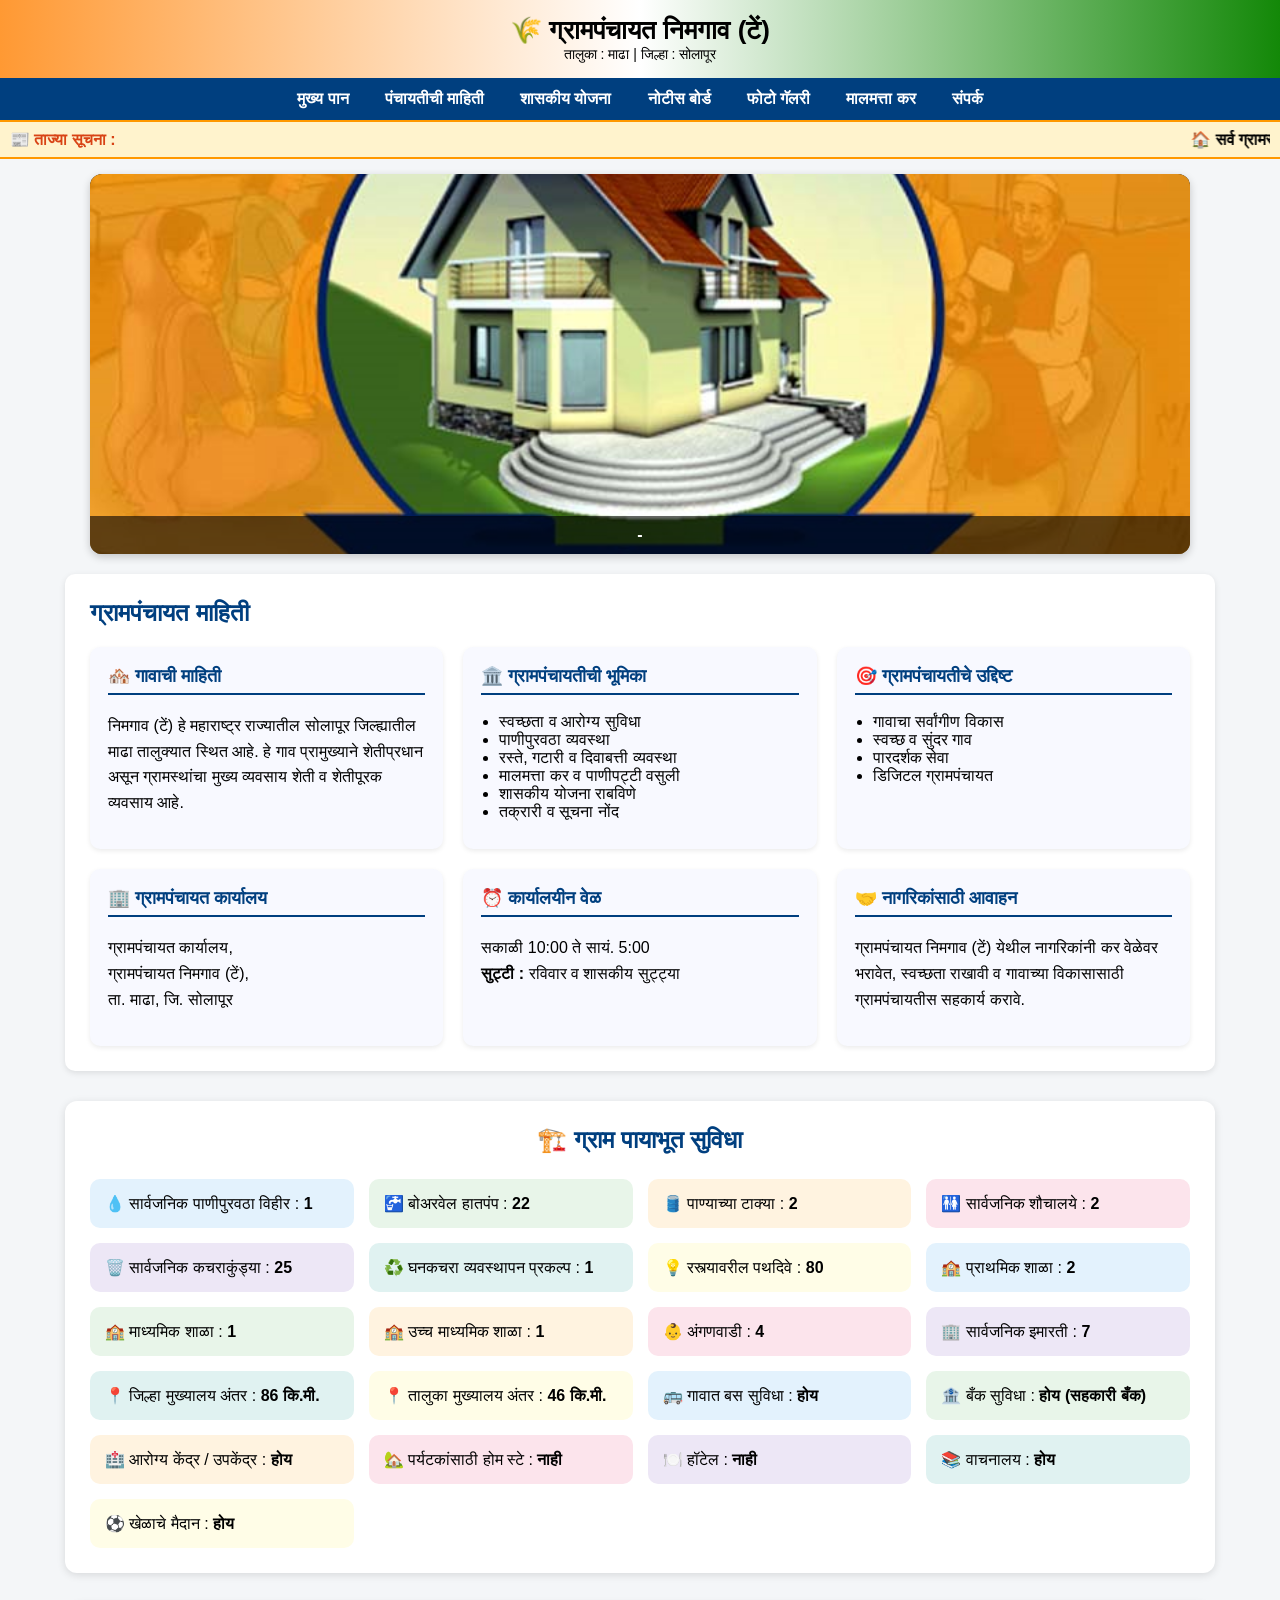
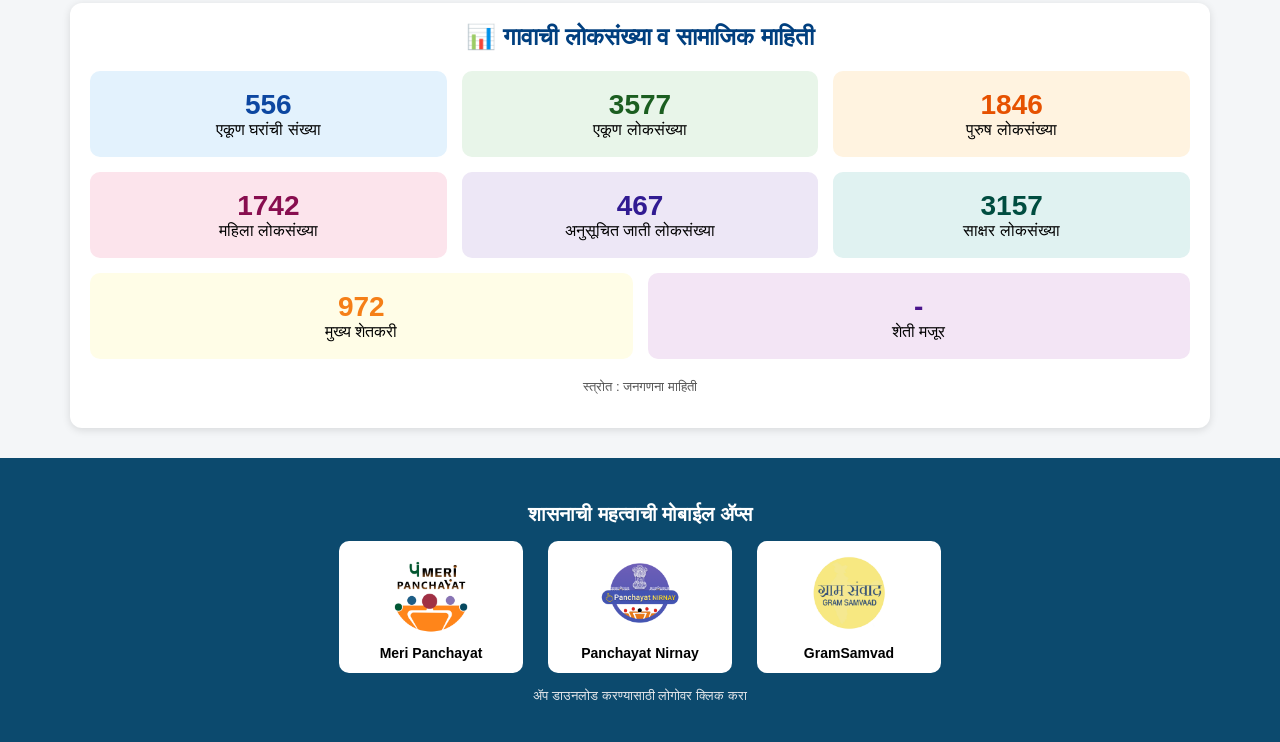
<file: index.html>
<!DOCTYPE html>
<html lang="mr">
<head>
<meta charset="UTF-8">
<meta name="viewport" content="width=device-width, initial-scale=1.0">
<!-- Header with Logo -->
<div style="
display:flex;
align-items:center;
justify-content:center;
gap:15px;
padding:15px;
background:linear-gradient(to right,#ff9933,#ffffff,#138808);
flex-wrap:wrap;
">
    <!-- Title -->
    <div style="text-align:center;">
        <div style="font-size:26px;font-weight:bold;">
            🌾 ग्रामपंचायत निमगाव (टें)
        </div>
        <div style="font-size:14px;">
            तालुका : माढा | जिल्हा : सोलापूर
        </div>
    </div>

</div>
<style>
body{
    margin:0;
    font-family: Arial, sans-serif;
    background:#f4f6f8;
}

/* Header */
.top-header{
    text-align:center;
    padding:20px;
    font-size:26px;
    font-weight:bold;
    color:#000;
    background: linear-gradient(to right,#ff9933,#ffffff,#138808);
}

/* Menu */
.menu{
    display:flex;
    justify-content:center;
    flex-wrap:wrap;
    background:#003f7f;
}
.menu a{
    color:white;
    padding:12px 18px;
    text-decoration:none;
    font-weight:bold;
}
.menu a:hover{
    background:#002a55;
}

/* Scrolling News */
.news-bar{
    display:flex;
    align-items:center;
    background:#fff3cd;
    border-top:2px solid #ff9800;
    border-bottom:2px solid #ff9800;
    padding:8px 10px;
    font-weight:bold;
}
.news-title{
    color:#d84315;
    margin-right:10px;
    white-space:nowrap;
}

/* Content */
.container{
    max-width:1100px;
    margin:20px auto;
    background:white;
    padding:25px;
    border-radius:10px;
    box-shadow:0 2px 6px rgba(0,0,0,0.1);
}

h2{
    color:#003f7f;
    margin-top:0;
}

/* 6 Section Grid */
.section-grid{
    display:grid;
    grid-template-columns: repeat(3, 1fr);
    gap:20px;
    margin-top:20px;
}

.section-box{
    background:#f8f9ff;
    padding:18px;
    border-radius:10px;
    box-shadow:0 2px 5px rgba(0,0,0,0.08);
}

.section-box h3{
    margin-top:0;
    color:#003f7f;
    font-size:18px;
    border-bottom:2px solid #003f7f;
    padding-bottom:6px;
}

.section-box ul{
    padding-left:18px;
    margin:8px 0 0 0;
}

.section-box p{
    line-height:1.6;
}

/* Responsive */
@media(max-width:900px){
    .section-grid{
        grid-template-columns: repeat(2, 1fr);
    }
}
@media(max-width:600px){
    .section-grid{
        grid-template-columns: 1fr;
    }
}
</style>
    <!-- ✅ GOOGLE ANALYTICS इथेच टाका -->
<script async src="https://www.googletagmanager.com/gtag/js?id=G-XXXXXXX"></script>
<script>
  window.dataLayer = window.dataLayer || [];
  function gtag(){dataLayer.push(arguments);}
  gtag('js', new Date());
  gtag('config', 'G-MKCTMSRM8R');
</script>
<!-- ✅ GOOGLE ANALYTICS END -->
</head>

<body>


<!-- Menu -->
<div class="menu">
    <a href="index.html">मुख्य पान</a>
    <a href="panch-info.html">पंचायतीची माहिती</a>
    <a href="documents.html">शासकीय योजना</a>
    <a href="notices.html">नोटीस बोर्ड</a>
    <a href="gallery.html">फोटो गॅलरी</a>
    <a href="tax.html">मालमत्ता कर</a>
    <a href="contact.html">संपर्क</a>
</div>

<!-- Scrolling News -->
<div class="news-bar">
    <span class="news-title">📰 ताज्या सूचना :</span>
    <marquee scrollamount="5" onmouseover="this.stop()" onmouseout="this.start()">
        🏠 सर्व ग्रामस्थांनी घरपट्टीवर व पाणीपट्टी भरून ग्रामपंचायत ला सहकार्य करावे |
        📢 सर्व ग्रामस्थांनी आयुष्यमान भारत योजना चे कार्ड काढून घ्यावे. |
        🧹 स्वच्छता मोहिमेत सहभागी व्हा
    </marquee>
</div>

<!-- 🖼️ Gallery Auto Slideshow -->
<div id="gallerySlider" style="
max-width:1100px;
margin:15px auto;
position:relative;
overflow:hidden;
border-radius:12px;
box-shadow:0 3px 8px rgba(0,0,0,0.2);
background:#000;
">

  <img id="sliderImg" src="images/p1.png" style="
  width:100%;
  height:380px;
  object-fit:cover;
  display:block;
  ">

  <div id="sliderCaption" style="
  position:absolute;
  bottom:0;
  left:0;
  right:0;
  padding:10px;
  background:rgba(0,0,0,0.6);
  color:#fff;
  font-size:16px;
  text-align:center;
  font-weight:bold;
  ">
-
  </div>

</div>

<!-- Content -->
<div class="container">

<h2>ग्रामपंचायत माहिती</h2>

<div class="section-grid">

    <div class="section-box">
        <h3>🏘️ गावाची माहिती</h3>
        <p>
           निमगाव (टें) हे महाराष्ट्र राज्यातील सोलापूर जिल्ह्यातील
            माढा तालुक्यात स्थित आहे. हे गाव प्रामुख्याने
            शेतीप्रधान असून ग्रामस्थांचा मुख्य व्यवसाय
            शेती व शेतीपूरक व्यवसाय आहे.
        </p>
    </div>

    <div class="section-box">
        <h3>🏛️ ग्रामपंचायतीची भूमिका</h3>
        <ul>
            <li>स्वच्छता व आरोग्य सुविधा</li>
            <li>पाणीपुरवठा व्यवस्था</li>
            <li>रस्ते, गटारी व दिवाबत्ती व्यवस्था</li>
            <li>मालमत्ता कर व पाणीपट्टी वसुली</li>
            <li>शासकीय योजना राबविणे</li>
            <li>तक्रारी व सूचना नोंद</li>
        </ul>
    </div>

    <div class="section-box">
        <h3>🎯 ग्रामपंचायतीचे उद्दिष्ट</h3>
        <ul>
            <li>गावाचा सर्वांगीण विकास</li>
            <li>स्वच्छ व सुंदर गाव</li>
            <li>पारदर्शक सेवा</li>
            <li>डिजिटल ग्रामपंचायत</li>
        </ul>
    </div>

    <div class="section-box">
        <h3>🏢 ग्रामपंचायत कार्यालय</h3>
        <p>
            ग्रामपंचायत कार्यालय,<br>
            ग्रामपंचायत निमगाव (टें),<br>
            ता. माढा, जि. सोलापूर
        </p>
    </div>

    <div class="section-box">
        <h3>⏰ कार्यालयीन वेळ</h3>
        <p>
            सकाळी 10:00 ते सायं. 5:00<br>
            <b>सुट्टी :</b> रविवार व शासकीय सुट्ट्या
        </p>
    </div>

    <div class="section-box">
        <h3>🤝 नागरिकांसाठी आवाहन</h3>
        <p>
            ग्रामपंचायत निमगाव (टें) येथील नागरिकांनी कर वेळेवर भरावेत,
            स्वच्छता राखावी व गावाच्या विकासासाठी
            ग्रामपंचायतीस सहकार्य करावे.
        </p>
    </div>

</div>

</div>

<!-- 🏗️ ग्राम पायाभूत सुविधा -->
<div style="
max-width:1100px;
margin:30px auto;
background:#ffffff;
padding:25px;
border-radius:12px;
box-shadow:0 2px 8px rgba(0,0,0,0.12);
">

<h2 style="
text-align:center;
color:#003f7f;
margin-top:0;
margin-bottom:25px;
">
🏗️ ग्राम पायाभूत सुविधा
</h2>

<div style="
display:grid;
grid-template-columns:repeat(auto-fit,minmax(260px,1fr));
gap:15px;
">

<div style="background:#e3f2fd;padding:15px;border-radius:10px;">💧 सार्वजनिक पाणीपुरवठा विहीर : <b>1</b></div>
<div style="background:#e8f5e9;padding:15px;border-radius:10px;">🚰 बोअरवेल हातपंप : <b>22</b></div>
<div style="background:#fff3e0;padding:15px;border-radius:10px;">🛢️ पाण्याच्या टाक्या : <b>2</b></div>
<div style="background:#fce4ec;padding:15px;border-radius:10px;">🚻 सार्वजनिक शौचालये : <b>2</b></div>
<div style="background:#ede7f6;padding:15px;border-radius:10px;">🗑️ सार्वजनिक कचराकुंड्या : <b>25</b></div>
<div style="background:#e0f2f1;padding:15px;border-radius:10px;">♻️ घनकचरा व्यवस्थापन प्रकल्प : <b>1</b></div>
<div style="background:#fffde7;padding:15px;border-radius:10px;">💡 रस्त्यावरील पथदिवे : <b>80</b></div>

<div style="background:#e3f2fd;padding:15px;border-radius:10px;">🏫 प्राथमिक शाळा : <b>2</b></div>
<div style="background:#e8f5e9;padding:15px;border-radius:10px;">🏫 माध्यमिक शाळा : <b>1</b></div>
<div style="background:#fff3e0;padding:15px;border-radius:10px;">🏫 उच्च माध्यमिक शाळा : <b>1</b></div>
<div style="background:#fce4ec;padding:15px;border-radius:10px;">👶 अंगणवाडी : <b>4</b></div>
<div style="background:#ede7f6;padding:15px;border-radius:10px;">🏢 सार्वजनिक इमारती : <b>7</b></div>

<div style="background:#e0f2f1;padding:15px;border-radius:10px;">📍 जिल्हा मुख्यालय अंतर : <b>86 कि.मी.</b></div>
<div style="background:#fffde7;padding:15px;border-radius:10px;">📍 तालुका मुख्यालय अंतर : <b>46 कि.मी.</b></div>

<div style="background:#e3f2fd;padding:15px;border-radius:10px;">🚌 गावात बस सुविधा : <b>होय</b></div>
<div style="background:#e8f5e9;padding:15px;border-radius:10px;">🏦 बँक सुविधा : <b>होय (सहकारी बँक)</b></div>
<div style="background:#fff3e0;padding:15px;border-radius:10px;">🏥 आरोग्य केंद्र / उपकेंद्र : <b>होय</b></div>

<div style="background:#fce4ec;padding:15px;border-radius:10px;">🏡 पर्यटकांसाठी होम स्टे : <b>नाही</b></div>
<div style="background:#ede7f6;padding:15px;border-radius:10px;">🍽️ हॉटेल : <b>नाही</b></div>

<div style="background:#e0f2f1;padding:15px;border-radius:10px;">📚 वाचनालय : <b>होय</b></div>
<div style="background:#fffde7;padding:15px;border-radius:10px;">⚽ खेळाचे मैदान : <b>होय</b></div>

</div>
</div>

<!-- Population Dashboard -->
<div style="
max-width:1100px;
margin:30px auto;
background:#ffffff;
padding:20px;
border-radius:12px;
box-shadow:0 2px 8px rgba(0,0,0,0.12);
">

<h2 style="
text-align:center;
color:#003f7f;
margin-top:0;
margin-bottom:20px;
">
📊 गावाची लोकसंख्या व सामाजिक माहिती
</h2>

<!-- Cards Row -->
<div style="
display:flex;
flex-wrap:wrap;
gap:15px;
justify-content:space-between;
">

<!-- Card 1 -->
<div style="flex:1 1 22%;min-width:200px;background:#e3f2fd;padding:18px;border-radius:10px;text-align:center;">
    <div style="font-size:28px;font-weight:bold;color:#0d47a1;">556</div>
    <div>एकूण घरांची संख्या</div>
</div>

<!-- Card 2 -->
<div style="flex:1 1 22%;min-width:200px;background:#e8f5e9;padding:18px;border-radius:10px;text-align:center;">
    <div style="font-size:28px;font-weight:bold;color:#1b5e20;">3577</div>
    <div>एकूण लोकसंख्या</div>
</div>

<!-- Card 3 -->
<div style="flex:1 1 22%;min-width:200px;background:#fff3e0;padding:18px;border-radius:10px;text-align:center;">
    <div style="font-size:28px;font-weight:bold;color:#e65100;">1846</div>
    <div>पुरुष लोकसंख्या</div>
</div>

<!-- Card 4 -->
<div style="flex:1 1 22%;min-width:200px;background:#fce4ec;padding:18px;border-radius:10px;text-align:center;">
    <div style="font-size:28px;font-weight:bold;color:#880e4f;">1742</div>
    <div>महिला लोकसंख्या</div>
</div>

<!-- Card 5 -->
<div style="flex:1 1 22%;min-width:200px;background:#ede7f6;padding:18px;border-radius:10px;text-align:center;">
    <div style="font-size:28px;font-weight:bold;color:#311b92;">467</div>
    <div>अनुसूचित जाती लोकसंख्या</div>
</div>

<!-- Card 6 -->
<div style="flex:1 1 22%;min-width:200px;background:#e0f2f1;padding:18px;border-radius:10px;text-align:center;">
    <div style="font-size:28px;font-weight:bold;color:#004d40;">3157</div>
    <div>साक्षर लोकसंख्या</div>
</div>

<!-- Card 7 -->
<div style="flex:1 1 22%;min-width:200px;background:#fffde7;padding:18px;border-radius:10px;text-align:center;">
    <div style="font-size:28px;font-weight:bold;color:#f57f17;">972</div>
    <div>मुख्य शेतकरी</div>
</div>

<!-- Card 8 -->
<div style="flex:1 1 22%;min-width:200px;background:#f3e5f5;padding:18px;border-radius:10px;text-align:center;">
    <div style="font-size:28px;font-weight:bold;color:#4a148c;">-</div>
    <div>शेती मजूर</div>
</div>

</div>

<p style="
text-align:center;
margin-top:20px;
font-size:13px;
color:#555;
">
स्त्रोत : जनगणना माहिती
</p>

</div>
<footer style="background:#0c4a6e; padding:25px 10px; color:#fff;">
  <div style="max-width:1100px; margin:auto; text-align:center;">

    <h3 style="margin-bottom:15px; font-size:20px;">
     शासनाची महत्वाची मोबाईल ॲप्स
    </h3>

    <div style="display:flex; justify-content:center; gap:25px; flex-wrap:wrap;">

      <!-- Meri Panchayat -->
      <a href="https://play.google.com/store/apps/details?id=com.meri_panchayat"
         target="_blank"
         style="background:#fff; color:#000; text-decoration:none;
                border-radius:10px; padding:12px; width:160px;
                display:block; transition:0.3s;">
        <img src="images/meri-panchayat.png"
             alt="Meri Panchayat App"
             style="width:80px; height:auto; margin-bottom:8px;">
        <span style="display:block; font-weight:bold; font-size:14px;">
          Meri Panchayat
        </span>
      </a>

      <!-- Panchayat Nirnay -->
      <a href="https://play.google.com/store/apps/details?id=com.gsnirnay.app"
         target="_blank"
         style="background:#fff; color:#000; text-decoration:none;
                border-radius:10px; padding:12px; width:160px;
                display:block;">
        <img src="images/panchayat-nirnay.png"
             alt="Panchayat Nirnay App"
             style="width:80px; height:auto; margin-bottom:8px;">
        <span style="display:block; font-weight:bold; font-size:14px;">
          Panchayat Nirnay
        </span>
      </a>

      <!-- GramSamvad -->
      <a href="https://play.google.com/store/apps/details?id=com.nic.gramsamvaad"
         target="_blank"
         style="background:#fff; color:#000; text-decoration:none;
                border-radius:10px; padding:12px; width:160px;
                display:block;">
        <img src="images/gramsamvad.png"
             alt="GramSamvad App"
             style="width:80px; height:auto; margin-bottom:8px;">
        <span style="display:block; font-weight:bold; font-size:14px;">
          GramSamvad
        </span>
      </a>

    </div>

    <p style="margin-top:15px; font-size:13px; color:#e5e7eb;">
      ॲप डाउनलोड करण्यासाठी लोगोवर क्लिक करा
    </p>

  </div>
</footer>
<script>
let galleryPhotos = [
 {img:"images/p1.png", cap:"-"},
 {img:"images/p2.png", cap:"-"},
 {img:"images/p3.png", cap:"-"},
 {img:"images/p4.png", cap:"-"},
 {img:"images/p5.png", cap:"-"},
 {img:"images/p6.png", cap:"-"},
 {img:"images/p7.png", cap:"-"},
 {img:"images/p8.png", cap:"-"},
 {img:"images/p9.png", cap:"-"},
 {img:"images/p10.png", cap:"-"},
 {img:"images/p11.png", cap:"-"},
 {img:"images/p12.png", cap:"-"},
 {img:"images/p13.png", cap:"-"},
 {img:"images/p14.png", cap:"-"},
 {img:"images/p15.png", cap:"-"},
 {img:"images/p16.png", cap:"-"},
 {img:"images/p17.png", cap:"-"},
 {img:"images/p18.png", cap:"-"},
 {img:"images/p19.png", cap:"-"},
 {img:"images/p20.png", cap:"-"}
];

let slideNo = 0;

function startGallerySlider(){
    let img = document.getElementById("sliderImg");
    let cap = document.getElementById("sliderCaption");

    slideNo++;
    if(slideNo >= galleryPhotos.length){ slideNo = 0; }

    img.src = galleryPhotos[slideNo].img;
    cap.innerHTML = galleryPhotos[slideNo].cap;
}

setInterval(startGallerySlider, 3000); // 3 सेकंदांनी slide बदलेल
</script>

</body>
</html>
</file>
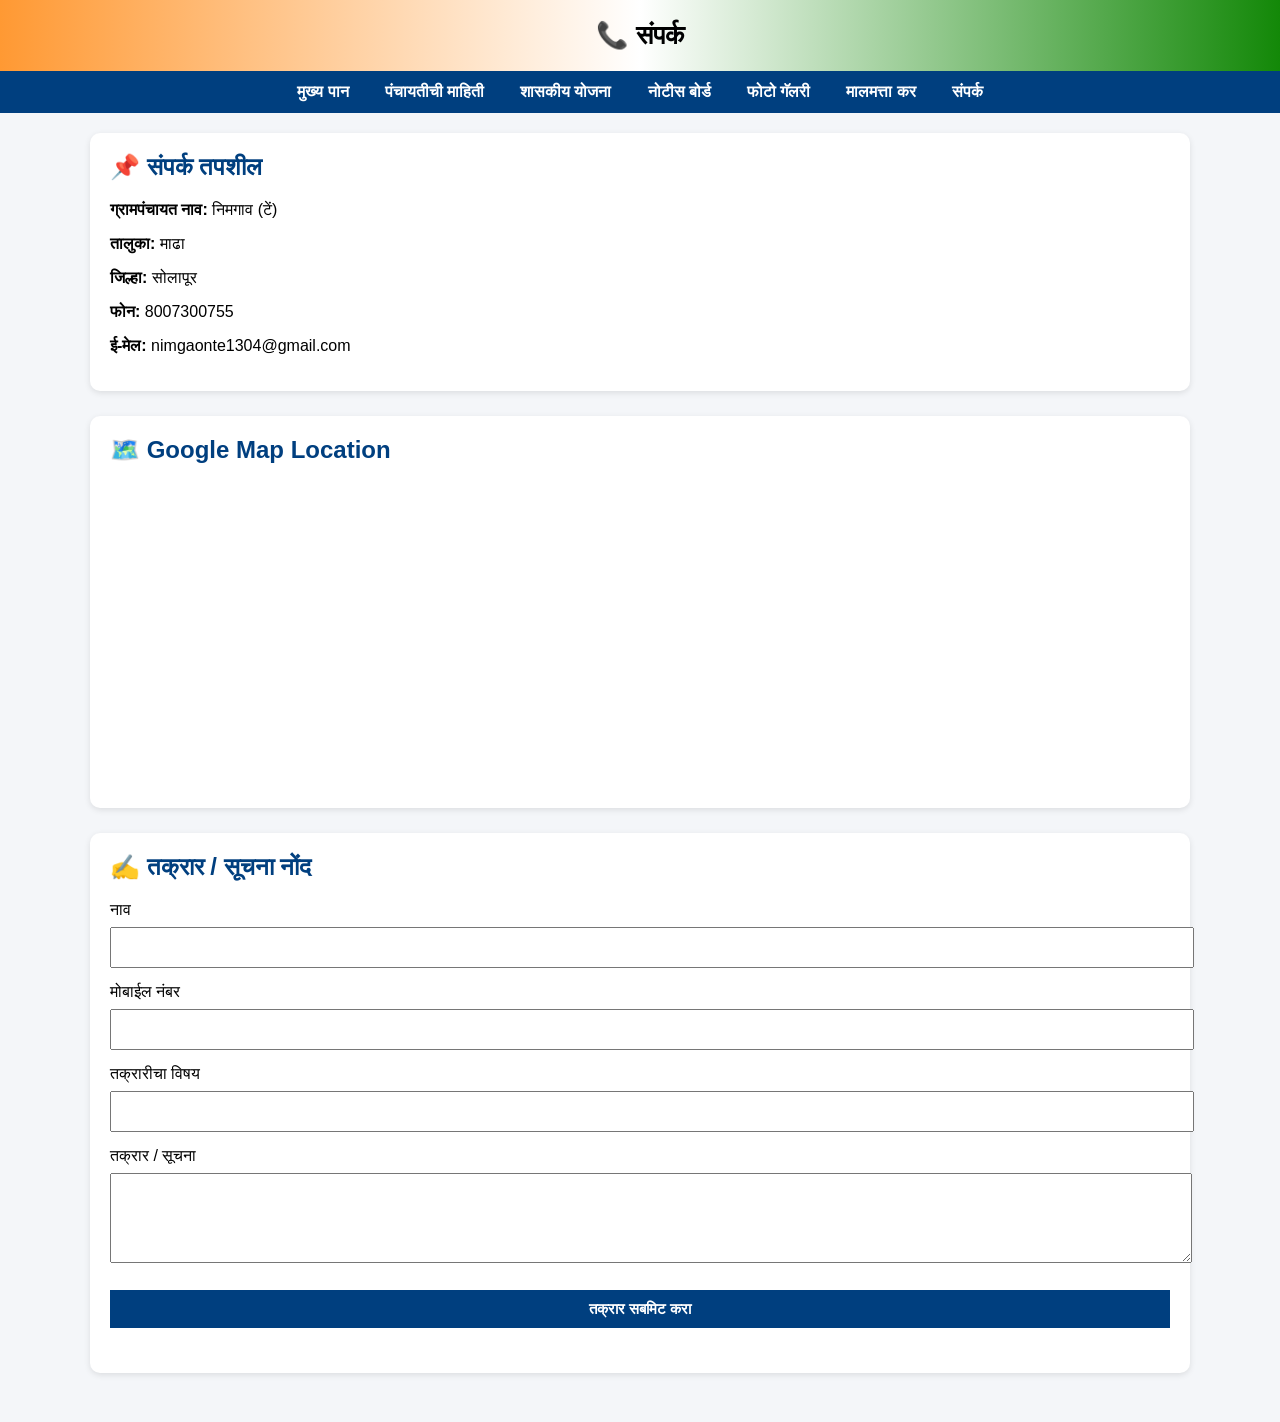
<file: contact.html>
<!DOCTYPE html>
<html lang="mr">
<head>
<meta charset="UTF-8">
<title>संपर्क | ग्रामपंचायत</title>
<meta name="viewport" content="width=device-width, initial-scale=1.0">

<style>
body{
    margin:0;
    font-family: Arial, sans-serif;
    background:#f4f6f9;
}

/* Header */
.top-header{
    text-align:center;
    padding:20px;
    font-size:26px;
    font-weight:bold;
    color:#000;
    background: linear-gradient(to right,#ff9933,#ffffff,#138808);
}
/* Menu */
.menu{
    display:flex;
    justify-content:center;
    flex-wrap:wrap;
    background:#003f7f;
}
.menu a{
    color:white;
    padding:12px 18px;
    text-decoration:none;
    font-weight:bold;
}
.menu a:hover{
    background:#002a55;
}

/* Container */
.container{
    max-width:1100px;
    margin:auto;
    padding:20px;
}

/* Section box */
.box{
    background:white;
    padding:20px;
    border-radius:10px;
    margin-bottom:25px;
    box-shadow:0 2px 6px rgba(0,0,0,0.1);
}

.box h2{
    margin-top:0;
    color:#003f7f;
}

/* Form */
input, textarea, button{
    width:100%;
    padding:10px;
    margin-top:8px;
    margin-bottom:15px;
    font-size:15px;
}

button{
    background:#003f7f;
    color:white;
    border:none;
    cursor:pointer;
    font-weight:bold;
}
button:hover{
    background:#002a55;
}

/* Map */
iframe{
    width:100%;
    height:300px;
    border:0;
}

/* Message */
#msg{
    font-weight:bold;
    margin-top:10px;
}
.success{color:green;}
.error{color:red;}
</style>
    <!-- ✅ GOOGLE ANALYTICS इथेच टाका -->
<script async src="https://maps.app.goo.gl/MXPzG8MetgbSnv5U7?g_st=ac"></script>
<script>
  window.dataLayer = window.dataLayer || [];
  function gtag(){dataLayer.push(arguments);}
  gtag('js', new Date());
  gtag('config', 'G-MKCTMSRM8R');
</script>
<!-- ✅ GOOGLE ANALYTICS END -->
</head>

<body>

<!-- Header -->
<div class="top-header">📞 संपर्क</div>

<!-- Menu -->
<div class="menu">
    <a href="index.html">मुख्य पान</a>
    <a href="panch-info.html">पंचायतीची माहिती</a>
    <a href="documents.html">शासकीय योजना</a>
    <a href="notices.html">नोटीस बोर्ड</a>
    <a href="gallery.html">फोटो गॅलरी</a>
    <a href="tax.html">मालमत्ता कर</a>
    <a href="contact.html">संपर्क</a>
</div>

<div class="container">

    <!-- Contact Details -->
    <div class="box">
        <h2>📌 संपर्क तपशील</h2>
        <p><b>ग्रामपंचायत नाव:</b> निमगाव (टें) </p>
        <p><b>तालुका:</b> माढा </p>
        <p><b>जिल्हा:</b> सोलापूर </p>
        <p><b>फोन:</b> 8007300755 </p>
        <p><b>ई-मेल:</b> nimgaonte1304@gmail.com</p>
    </div>

   <!-- Google Map -->
<div class="box">
    <h2>🗺️ Google Map Location</h2>
<iframe src="https://www.google.com/maps/embed?pb=!1m18!1m12!1m3!1d1594.8013203842731!2d75.27074189368577!3d18.06701025950879!2m3!1f0!2f0!3f0!3m2!1i1024!2i768!4f13.1!3m3!1m2!1s0x3bc467541bab42f9%3A0xe61f5b1adc72e82!2sGram%20Panchayat%20Office%20Nimgaon%20Te!5e0!3m2!1sen!2sin!4v1778349334040!5m2!1sen!2sin" width="600" height="450" style="border:0;" allowfullscreen="" loading="lazy" referrerpolicy="no-referrer-when-downgrade"></iframe>
        
</div>


    <!-- Complaint Form -->
    <div class="box">
        <h2>✍️ तक्रार / सूचना नोंद</h2>

        <form id="complaintForm">
            <label>नाव</label>
            <input type="text" name="name" required>

            <label>मोबाईल नंबर</label>
            <input type="text" name="mobile" required>

            <label>तक्रारीचा विषय</label>
            <input type="text" name="subject" required>

            <label>तक्रार / सूचना</label>
            <textarea name="message" rows="4" required></textarea>

            <button type="submit">तक्रार सबमिट करा</button>
        </form>

        <div id="msg"></div>
    </div>

</div>

<script>
const API_URL = "https://script.google.com/macros/s/AKfycbyIIUG0WaZ1d5dNqC-SGk1a6SzUze5XwjFGwYM-gQ3c5d-e5jXq8y93IqSvvqnEbL87/exec";

document.getElementById("complaintForm").addEventListener("submit", function(e){
    e.preventDefault();

    const formData = new FormData(this);

    fetch(API_URL, {
        method: "POST",
        body: formData
    })
    .then(res => res.text())
    .then(data => {
        document.getElementById("msg").innerHTML =
            "<span class='success'>✅ तक्रार यशस्वीपणे नोंद झाली</span>";
        this.reset();
        console.log(data);
    })
    .catch(err => {
        document.getElementById("msg").innerHTML =
            "<span class='error'>❌ तक्रार नोंद करताना अडचण आली</span>";
        console.error(err);
    });
});
</script>


</body>
</html>
</file>
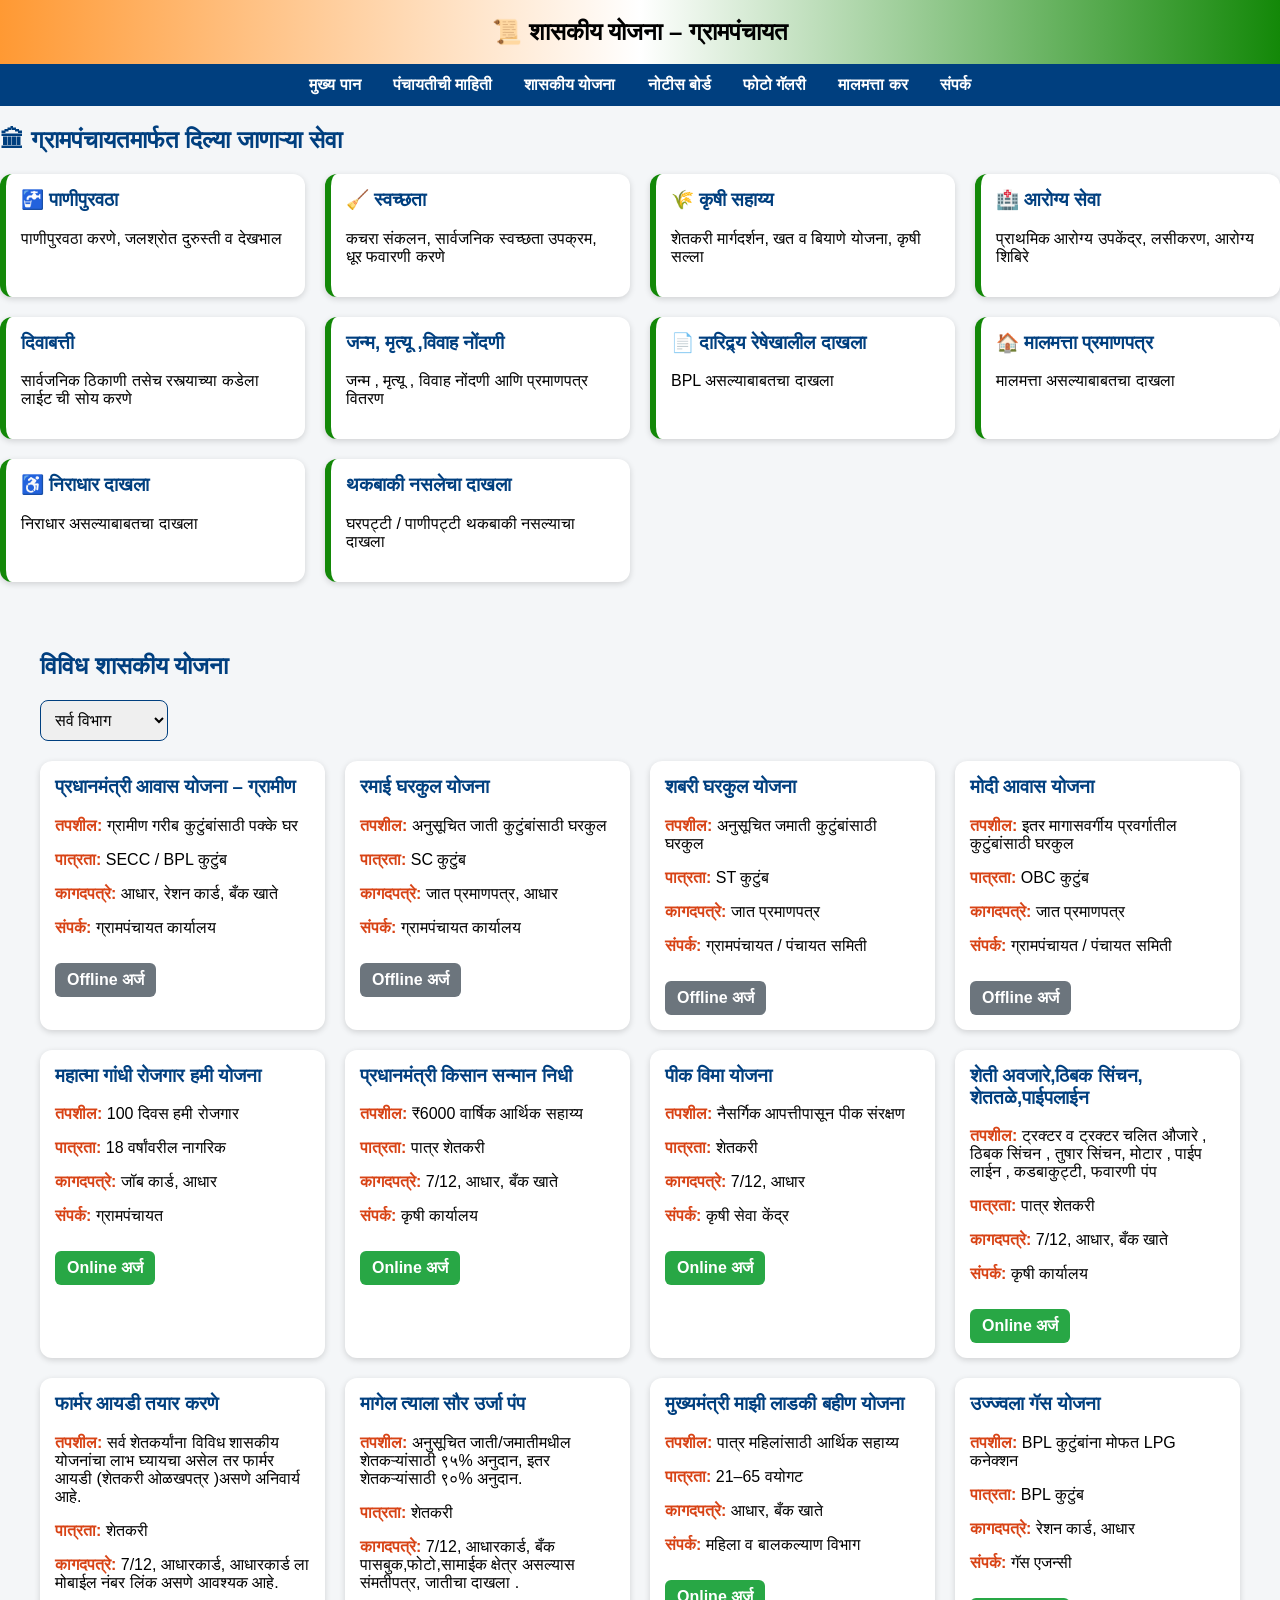
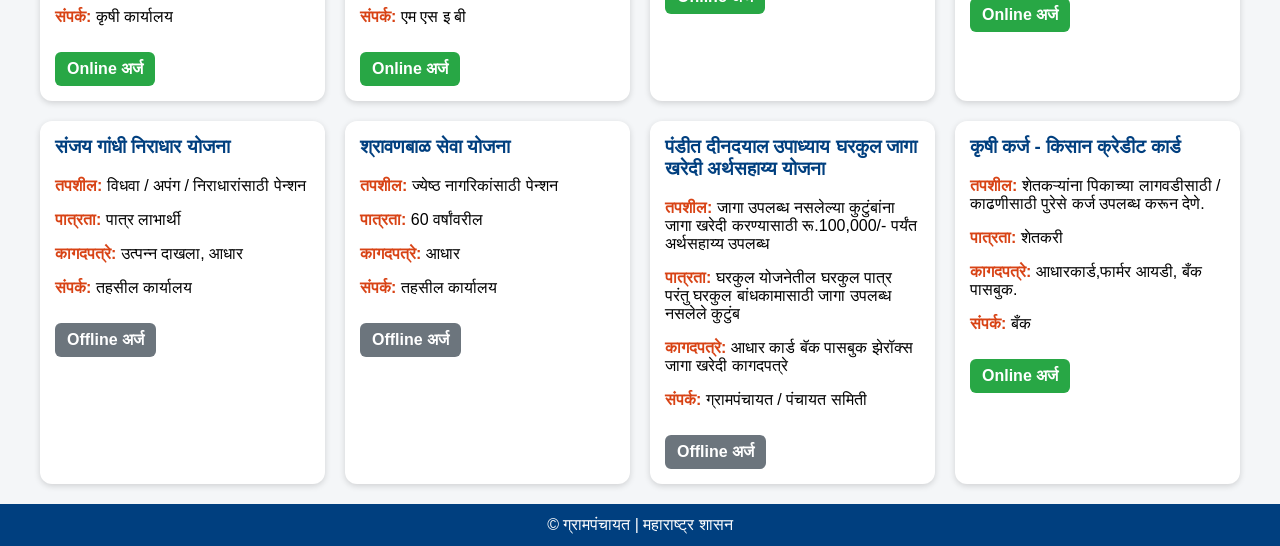
<file: documents.html>
<!DOCTYPE html>
<html lang="mr">
<head>
<meta charset="UTF-8">
<meta name="viewport" content="width=device-width, initial-scale=1.0">
<title>शासकीय योजना | ग्रामपंचायत</title>

<style>
body{margin:0;font-family:Arial,sans-serif;background:#f4f6f8;}
.header{
 text-align:center;padding:18px;font-size:24px;font-weight:bold;
 background:linear-gradient(to right,#ff9933,#ffffff,#138808);
}
.menu{display:flex;flex-wrap:wrap;justify-content:center;background:#003f7f;}
.menu a{color:#fff;padding:12px 16px;text-decoration:none;font-weight:bold;}
.menu a:hover{background:#002a55;}

.container{max-width:1200px;margin:auto;padding:20px;}
.service-grid{
 display:grid;
 grid-template-columns:repeat(auto-fit,minmax(250px,1fr));
 gap:20px;
 margin-bottom:30px;
}

.service-card{
 background:#ffffff;
 padding:15px;
 border-radius:12px;
 box-shadow:0 2px 6px rgba(0,0,0,0.15);
 border-left:6px solid #138808;
}

.service-card h3{
 margin-top:0;
 color:#003f7f;
}

.filter-box{display:flex;flex-wrap:wrap;gap:15px;margin-bottom:20px;}
.filter-box select{
 padding:10px;font-size:16px;border-radius:8px;
 border:1px solid #003f7f;max-width:280px;
}

.card-grid{
 display:grid;grid-template-columns:repeat(auto-fit,minmax(280px,1fr));
 gap:20px;
}
.card{
 background:#fff;padding:15px;border-radius:12px;
 box-shadow:0 2px 6px rgba(0,0,0,0.15);
}
.card h3{margin-top:0;color:#003f7f;}
.label{font-weight:bold;color:#d84315;}

.apply{
 display:inline-block;margin-top:10px;
 background:#28a745;color:white;padding:8px 12px;
 border-radius:6px;text-decoration:none;font-weight:bold;
}
.offline{
 display:inline-block;margin-top:10px;
 background:#6c757d;color:white;padding:8px 12px;
 border-radius:6px;font-weight:bold;
}

.footer{text-align:center;padding:12px;background:#003f7f;color:white;}
</style>
 <!-- ✅ GOOGLE ANALYTICS इथेच टाका -->
<script async src="https://www.googletagmanager.com/gtag/js?id=G-XXXXXXX"></script>
<script>
  window.dataLayer = window.dataLayer || [];
  function gtag(){dataLayer.push(arguments);}
  gtag('js', new Date());
  gtag('config', 'G-MKCTMSRM8R');
</script>
<!-- ✅ GOOGLE ANALYTICS END -->
</head>

<body>

<div class="header">📜 शासकीय योजना – ग्रामपंचायत</div>

<!-- Menu -->
<div class="menu">
    <a href="index.html">मुख्य पान</a>
    <a href="panch-info.html">पंचायतीची माहिती</a>
    <a href="documents.html"> शासकीय योजना </a>
    <a href="notices.html">नोटीस बोर्ड</a>
    <a href="gallery.html">फोटो गॅलरी</a>
    <a href="tax.html">मालमत्ता कर</a>
    <a href="contact.html">संपर्क</a>
</div>
<h2 style="color:#003f7f;">🏛 ग्रामपंचायतमार्फत दिल्या जाणाऱ्या सेवा</h2>

<div class="service-grid">

 <!-- पाणीपुरवठा -->
 <div class="service-card">
  <h3>🚰 पाणीपुरवठा</h3>
  <p>पाणीपुरवठा करणे, जलश्रोत दुरुस्ती व देखभाल</p>
 </div>

 <!-- स्वच्छता -->
 <div class="service-card">
  <h3>🧹 स्वच्छता</h3>
  <p>कचरा संकलन, सार्वजनिक स्वच्छता उपक्रम, धूर फवारणी करणे</p>
 </div>

 <!-- कृषी -->
 <div class="service-card">
  <h3>🌾 कृषी सहाय्य</h3>
  <p>शेतकरी मार्गदर्शन, खत व बियाणे योजना, कृषी सल्ला</p>
 </div>

 <!-- आरोग्य -->
 <div class="service-card">
  <h3>🏥 आरोग्य सेवा</h3>
  <p>प्राथमिक आरोग्य उपकेंद्र, लसीकरण, आरोग्य शिबिरे</p>
 </div>
 <!-- दिवाबत्ती -->
 <div class="service-card">
  <h3> दिवाबत्ती</h3>
  <p>सार्वजनिक ठिकाणी तसेच रस्त्याच्या कडेला लाईट ची सोय करणे</p>
 </div>

 <!-- जन्म -->
 <div class="service-card">
  <h3>जन्म, मृत्यू ,विवाह  नोंदणी</h3>
  <p>जन्म , मृत्यू , विवाह नोंदणी आणि प्रमाणपत्र वितरण</p>
 </div>



 <!-- दारिद्र्य -->
 <div class="service-card">
  <h3>📄 दारिद्र्य रेषेखालील दाखला</h3>
  <p>BPL असल्याबाबतचा दाखला</p>
 </div>

 <!-- मालमत्ता -->
 <div class="service-card">
  <h3>🏠 मालमत्ता प्रमाणपत्र</h3>
  <p>मालमत्ता असल्याबाबतचा दाखला</p>
 </div>

 <!-- निराधार -->
 <div class="service-card">
  <h3>♿ निराधार दाखला</h3>
  <p>निराधार असल्याबाबतचा दाखला</p>
 </div>

 <!-- थकबाकी -->
 <div class="service-card">
  <h3>थकबाकी नसलेचा दाखला</h3>
  <p>घरपट्टी / पाणीपट्टी थकबाकी नसल्याचा दाखला</p>
 </div>
 </div>


<div class="container">
<h2 style="color:#003f7f;">विविध शासकीय योजना </h2>
<div class="filter-box">
 <select id="mainFilter" onchange="loadYojana()">
  <option value="all">सर्व विभाग</option>
  <option value="गृहनिर्माण">गृहनिर्माण</option>
  <option value="शेतकरी">शेतकरी</option>
  <option value="रोजगार">रोजगार</option>
  <option value="महिला">महिला</option>
  <option value="सामाजिक">सामाजिक न्याय</option>
 </select>
</div>

<div class="card-grid" id="yojanaList"></div>
</div>

<div class="footer">© ग्रामपंचायत | महाराष्ट्र शासन</div>

<script>
const yojanaData = [

/* ===== गृहनिर्माण ===== */
{
 main:"गृहनिर्माण",
 name:"प्रधानमंत्री आवास योजना – ग्रामीण",
 info:"ग्रामीण गरीब कुटुंबांसाठी पक्के घर",
 eligibility:"SECC / BPL कुटुंब",
 documents:"आधार, रेशन कार्ड, बँक खाते",
 mode:"offline",
 contact:"ग्रामपंचायत कार्यालय"
},
{
 main:"गृहनिर्माण",
 name:"रमाई घरकुल योजना",
 info:"अनुसूचित जाती कुटुंबांसाठी घरकुल",
 eligibility:"SC कुटुंब",
 documents:"जात प्रमाणपत्र, आधार",
 mode:"offline",
 contact:"ग्रामपंचायत कार्यालय"
},
{
 main:"गृहनिर्माण",
 name:"शबरी घरकुल योजना",
 info:"अनुसूचित जमाती कुटुंबांसाठी घरकुल",
 eligibility:"ST कुटुंब",
 documents:"जात प्रमाणपत्र",
 mode:"offline",
 contact:"ग्रामपंचायत / पंचायत समिती"
},
 {
 main:"गृहनिर्माण",
 name:"मोदी आवास योजना",
 info:"इतर मागासवर्गीय प्रवर्गातील कुटुंबांसाठी घरकुल",
 eligibility:"OBC कुटुंब",
 documents:"जात प्रमाणपत्र",
 mode:"offline",
 contact:"ग्रामपंचायत / पंचायत समिती"
},


/* ===== रोजगार ===== */
{
 main:"रोजगार",
 name:"महात्मा गांधी रोजगार हमी योजना",
 info:"100 दिवस हमी रोजगार",
 eligibility:"18 वर्षांवरील नागरिक",
 documents:"जॉब कार्ड, आधार",
 mode:"online",
 link:"https://nrega.dord.gov.in/MGNREGA_new/Nrega_home.aspx",
 contact:"ग्रामपंचायत"
},

/* ===== शेतकरी ===== */
{
 main:"शेतकरी",
 name:"प्रधानमंत्री किसान सन्मान निधी",
 info:"₹6000 वार्षिक आर्थिक सहाय्य",
 eligibility:"पात्र शेतकरी",
 documents:"7/12, आधार, बँक खाते",
 mode:"online",
 link:"https://pmkisan.gov.in",
 contact:"कृषी कार्यालय"
},
{
 main:"शेतकरी",
 name:"पीक विमा योजना",
 info:"नैसर्गिक आपत्तीपासून पीक संरक्षण",
 eligibility:"शेतकरी",
 documents:"7/12, आधार",
 mode:"online",
 link:"https://pmfby.gov.in",
 contact:"कृषी सेवा केंद्र"
},
{
 main:"शेतकरी",
 name:"शेती अवजारे,ठिबक सिंचन, शेततळे,पाईपलाईन",
 info:"ट्रक्टर व ट्रक्टर चलित औजारे , ठिबक सिंचन , तुषार सिंचन, मोटार , पाईप लाईन , कडबाकुट्टी, फवारणी पंप ",
 eligibility:"पात्र शेतकरी",
 documents:"7/12, आधार, बँक खाते",
 mode:"online",
 link:"https://mahadbt.maharashtra.gov.in/Farmer/AgriLogin/AgriLogin",
 contact:"कृषी कार्यालय"
},
{
 main:"शेतकरी",
 name:"फार्मर आयडी तयार करणे",
 info:"सर्व शेतकर्यांना विविध शासकीय योजनांचा लाभ घ्यायचा असेल तर फार्मर आयडी (शेतकरी ओळखपत्र )असणे अनिवार्य आहे.",
 eligibility:"शेतकरी",
 documents:"7/12, आधारकार्ड, आधारकार्ड ला मोबाईल नंबर लिंक असणे आवश्यक आहे.",
 mode:"online",
 link:"https://mhfr.agristack.gov.in/farmer-registry-mh/#/",
 contact:"कृषी कार्यालय"
},
{
 main:"शेतकरी",
 name:"मागेल त्याला सौर उर्जा पंप",
 info:"अनुसूचित जाती/जमातीमधील शेतकऱ्यांसाठी ९५% अनुदान, इतर शेतकऱ्यांसाठी ९०% अनुदान.",
 eligibility:"शेतकरी",
 documents:"7/12, आधारकार्ड, बँक पासबुक,फोटो,सामाईक क्षेत्र असल्यास संमतीपत्र, जातीचा दाखला .",
 mode:"online",
 link:"https://offgridmtsup.mahadiscom.in/AGSolarPumpMTS/PMKusumCons?uiActionName=getA1Form",
 contact:"एम एस इ बी "
},

/* ===== महिला ===== */
{
 main:"महिला",
 name:"मुख्यमंत्री माझी लाडकी बहीण योजना",
 info:"पात्र महिलांसाठी आर्थिक सहाय्य",
 eligibility:"21–65 वयोगट",
 documents:"आधार, बँक खाते",
 mode:"online",
 link:"https://ladakibahin.maharashtra.gov.in",
 contact:"महिला व बालकल्याण विभाग"
},
{
 main:"महिला",
 name:"उज्ज्वला गॅस योजना",
 info:"BPL कुटुंबांना मोफत LPG कनेक्शन",
 eligibility:"BPL कुटुंब",
 documents:"रेशन कार्ड, आधार",
 mode:"online",
 link:"https://www.pmuy.gov.in",
 contact:"गॅस एजन्सी"
},

/* ===== सामाजिक न्याय ===== */
{
 main:"सामाजिक",
 name:"संजय गांधी निराधार योजना",
 info:"विधवा / अपंग / निराधारांसाठी पेन्शन",
 eligibility:"पात्र लाभार्थी",
 documents:"उत्पन्न दाखला, आधार",
  mode:"offline",
 contact:"तहसील कार्यालय"
},
{
 main:"सामाजिक",
 name:"श्रावणबाळ सेवा योजना",
 info:"ज्येष्ठ नागरिकांसाठी पेन्शन",
 eligibility:"60 वर्षांवरील",
 documents:"आधार",
 mode:"offline",
 contact:"तहसील कार्यालय"
},
{
 main:"गृहनिर्माण",
 name:"पंडीत दीनदयाल उपाध्याय घरकुल जागा खरेदी अर्थसहाय्य योजना",
 info:"जागा उपलब्ध नसलेल्या कुटुंबांना जागा खरेदी करण्यासाठी रू.100,000/- पर्यंत अर्थसहाय्य उपलब्ध",
 eligibility:"घरकुल योजनेतील घरकुल पात्र परंतु घरकुल बांधकामासाठी जागा उपलब्ध नसलेले कुटुंब",
 documents:"आधार कार्ड बॅक पासबुक झेरॉक्स जागा खरेदी कागदपत्रे",
 mode:"offline",
 contact:"ग्रामपंचायत / पंचायत समिती"
},
{
 main:"शेतकरी",
 name:"कृषी कर्ज - किसान क्रेडीट कार्ड",
 info:"शेतकऱ्यांना पिकाच्या लागवडीसाठी / काढणीसाठी पुरेसे कर्ज उपलब्ध करून देणे.  ",
 eligibility:"शेतकरी",
 documents:"आधारकार्ड,फार्मर आयडी, बँक पासबुक.",
 mode:"online",
 link:"https://www.jansamarth.in/home",
 contact:"बँक"
}
];

function loadYojana(){
 const main=document.getElementById("mainFilter").value;
 const list=document.getElementById("yojanaList");
 list.innerHTML="";

 yojanaData.filter(y=>main==="all"||y.main===main)
 .forEach(y=>{
  list.innerHTML+=`
  <div class="card">
   <h3>${y.name}</h3>
   <p><span class="label">तपशील:</span> ${y.info}</p>
   <p><span class="label">पात्रता:</span> ${y.eligibility}</p>
   <p><span class="label">कागदपत्रे:</span> ${y.documents}</p>
   <p><span class="label">संपर्क:</span> ${y.contact}</p>
   ${
    y.mode==="online"
    ? `<a class="apply" href="${y.link}" target="_blank">Online अर्ज</a>`
    : `<span class="offline">Offline अर्ज</span>`
   }
  </div>`;
 });
}
loadYojana();
</script>

</body>
</html>
</file>
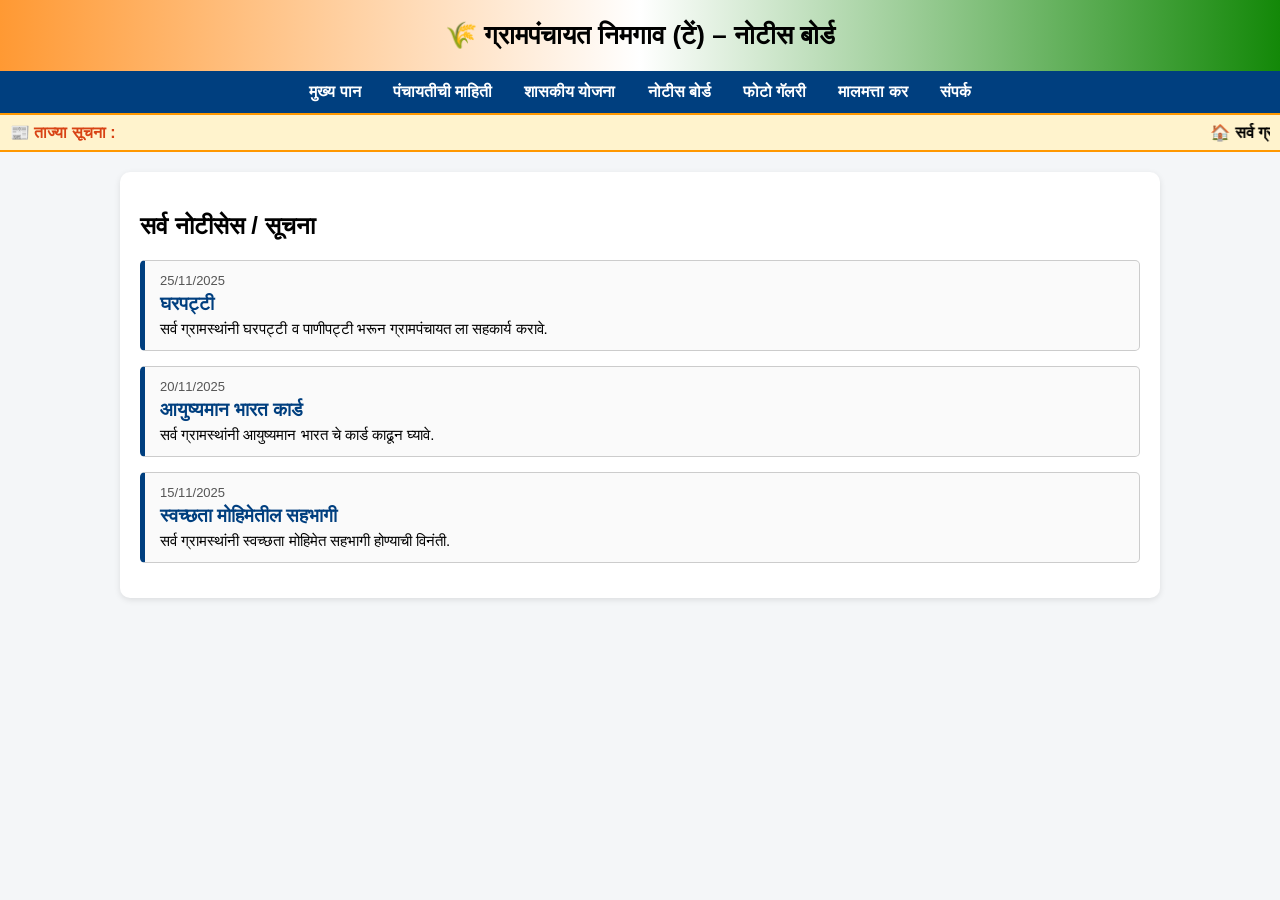
<file: notices.html>
<!DOCTYPE html>
<html lang="mr">
<head>
<meta charset="UTF-8">
<meta name="viewport" content="width=device-width, initial-scale=1.0">
<title>नोटीस बोर्ड | ग्रामपंचायत निमगाव (टें)</title>
<style>
body {
    margin:0;
    font-family: Arial,sans-serif;
    background:#f4f6f8;
}
.top-header {
    text-align:center;
    padding:20px;
    font-size:26px;
    font-weight:bold;
    background: linear-gradient(to right,#ff9933,#ffffff,#138808);
    color:#000;
}
.menu {
    display:flex;
    justify-content:center;
    flex-wrap:wrap;
    background:#003f7f;
}
.menu a {
    color:#fff;
    padding:12px 16px;
    text-decoration:none;
    font-weight:bold;
}
.menu a:hover {
    background:#002a55;
}
.news-bar {
    display:flex;
    align-items:center;
    background:#fff3cd;
    border-top:2px solid #ff9800;
    border-bottom:2px solid #ff9800;
    padding:8px 10px;
    font-weight:bold;
}
.news-title {
    color:#d84315;
    margin-right:10px;
    white-space:nowrap;
}
.container {
    max-width:1000px;
    margin:20px auto;
    background:white;
    padding:20px;
    border-radius:10px;
    box-shadow:0 2px 6px rgba(0,0,0,0.1);
}
.notice-card {
    border:1px solid #ccc;
    border-left:5px solid #003f7f;
    margin-bottom:15px;
    padding:12px 15px;
    background:#fafafa;
    border-radius:5px;
}
.notice-card h3 {
    margin:0 0 5px 0;
    color:#003f7f;
}
.notice-card p {
    margin:0;
    font-size:15px;
}
.notice-date {
    font-size:13px;
    color:#555;
    margin-bottom:5px;
}
</style>
    <!-- ✅ GOOGLE ANALYTICS इथेच टाका -->
<script async src="https://www.googletagmanager.com/gtag/js?id=G-XXXXXXX"></script>
<script>
  window.dataLayer = window.dataLayer || [];
  function gtag(){dataLayer.push(arguments);}
  gtag('js', new Date());
  gtag('config', 'G-MKCTMSRM8R');
</script>
<!-- ✅ GOOGLE ANALYTICS END -->
</head>
<body>

<div class="top-header">🌾 ग्रामपंचायत निमगाव (टें) – नोटीस बोर्ड</div>

<div class="menu">
    <a href="index.html">मुख्य पान</a>
    <a href="panch-info.html">पंचायतीची माहिती</a>
    <a href="documents.html">शासकीय योजना</a>
    <a href="notices.html">नोटीस बोर्ड</a>
    <a href="gallery.html">फोटो गॅलरी</a>
    <a href="tax.html">मालमत्ता कर</a>
    <a href="contact.html">संपर्क</a>
</div>

<!-- Scrolling News -->
<div class="news-bar">
    <span class="news-title">📰 ताज्या सूचना :</span>
    <marquee behavior="scroll" direction="left" scrollamount="5" onmouseover="this.stop();" onmouseout="this.start();">
        🏠 सर्व ग्रामस्थांनी घरपट्टी व पाणीपट्टी भरून ग्रामपंचायत ला सहकार्य करावे |  | 🧹 स्वच्छता मोहिमेत सर्व ग्रामस्थांनी सहभागी व्हावे
    </marquee>
</div>

<div class="container">
    <h2>सर्व नोटीसेस / सूचना</h2>

    
    <div class="notice-card">
        <div class="notice-date">25/11/2025</div>
        <h3>घरपट्टी </h3>
        <p>सर्व ग्रामस्थांनी घरपट्टी व पाणीपट्टी भरून ग्रामपंचायत ला सहकार्य करावे.</p>
    </div>

    <div class="notice-card">
        <div class="notice-date">20/11/2025</div>
        <h3>आयुष्यमान भारत कार्ड </h3>
        <p>सर्व ग्रामस्थांनी आयुष्यमान भारत चे कार्ड काढून घ्यावे.</p>
    </div>

    <div class="notice-card">
        <div class="notice-date">15/11/2025</div>
        <h3>स्वच्छता मोहिमेतील सहभागी</h3>
        <p>सर्व ग्रामस्थांनी स्वच्छता मोहिमेत सहभागी होण्याची विनंती.</p>
    </div>

</div>
</body>
</html>
</file>
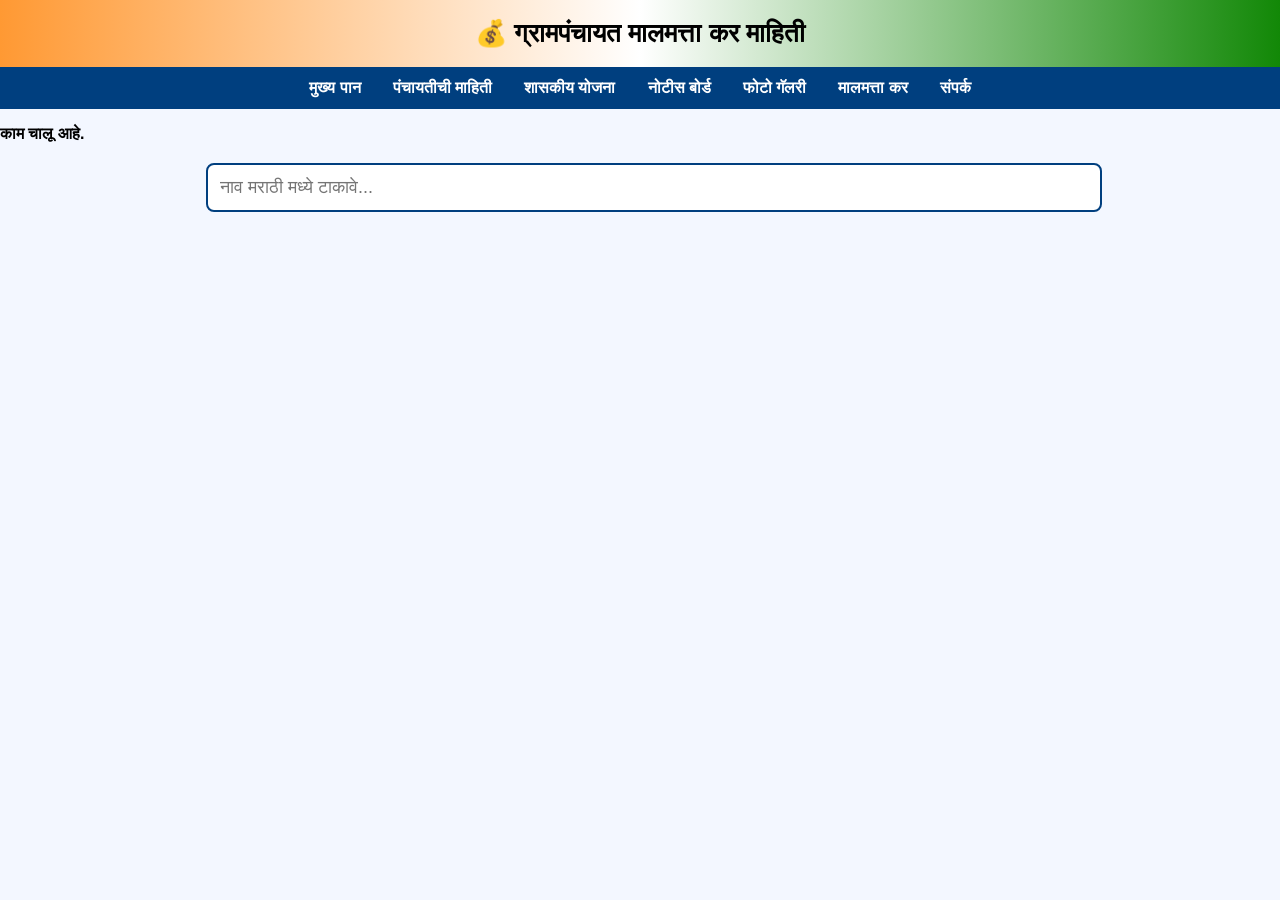
<file: tax.html>
<!DOCTYPE html>
<html lang="mr">
<head>
<meta charset="UTF-8">
<meta name="viewport" content="width=device-width, initial-scale=1.0">
<title>मालमत्ता कर बिल | ग्रामपंचायत</title>

<style>
body{font-family:Arial;background:#f3f7ff;margin:0}

/* Header */
.top-header{
    background:linear-gradient(90deg,#FF9933,#ffffff,#128807);
    padding:18px;
    font-size:26px;
    font-weight:bold;
    text-align:center;
}

/* Menu */
.menu{
    background:#003f7f;
    display:flex;
    justify-content:center;
    flex-wrap:wrap;
}
.menu a{
    color:white;
    padding:12px 16px;
    text-decoration:none;
    font-weight:bold;
}
.menu a:hover{
    background:#002a55;
}

/* Search */
.search-box{text-align:center;margin:20px}
.search-box input{
    width:70%;
    padding:12px;
    font-size:18px;
    border-radius:8px;
    border:2px solid #003f7f;
}

/* Bill */
.bill-box{
    max-width:900px;
    margin:20px auto;
    background:#fff;
    padding:15px;
    border-radius:8px;
    box-shadow:0 2px 6px rgba(0,0,0,.15)
}

.table{
    width:100%;
    border-collapse:collapse;
    margin-top:10px
}
.table th,.table td{
    border:1px solid #003f7f;
    padding:6px;
    text-align:center
}
.table th{
    background:#003f7f;
    color:#fff
}

.summary-box{
    margin-top:15px;
    padding:12px;
    border:2px dashed #ff6600;
    background:#fff4e6;
    font-weight:bold;
    text-align:center
}

/* QR */
.qr-box{
    display:flex;
    justify-content:center;
    gap:80px;
    margin-top:25px;
    flex-wrap:wrap
}
.qr-box img{width:170px}
.qr-box div{text-align:center}
</style>
    <!-- ✅ GOOGLE ANALYTICS इथेच टाका -->
<script async src="https://www.googletagmanager.com/gtag/js?id=G-XXXXXXX"></script>
<script>
  window.dataLayer = window.dataLayer || [];
  function gtag(){dataLayer.push(arguments);}
  gtag('js', new Date());
  gtag('config', 'G-MKCTMSRM8R');
</script>
<!-- ✅ GOOGLE ANALYTICS END -->
</head>

<body>

<!-- Header -->
<div class="top-header">💰 ग्रामपंचायत मालमत्ता कर माहिती</div>

<!-- Menu -->
<div class="menu">
    <a href="index.html">मुख्य पान</a>
    <a href="panch-info.html">पंचायतीची माहिती</a>
    <a href="documents.html">शासकीय योजना</a>
    <a href="notices.html">नोटीस बोर्ड</a>
    <a href="gallery.html">फोटो गॅलरी</a>
    <a href="tax.html">मालमत्ता कर</a>
    <a href="contact.html">संपर्क</a>
</div>
<p><b> काम चालू आहे.</b> </p>
<div class="search-box">
  <div style="position:relative;display:inline-block;width:70%;">
    
    <input type="text" id="searchInput"
     placeholder="नाव मराठी मध्ये टाकावे..."
     onclick="showDropdown()"
     onkeyup="filterDropdown()"
     style="width:100%;">

    <select id="nameDropdown" size="6"
     onchange="selectName()"
     style="
       position:absolute;
       top:100%;
       left:0;
       width:100%;
        font-size:18px;
       margin-top:2px;
       display:none;
       z-index:99;
     ">
    </select>

  </div>
</div>


<div id="result"></div>

<script>
let data=[

];

/* 🔽 Dropdown fill – page load ला */
window.onload = () => {
  let dd = document.getElementById("nameDropdown");
  data
   .sort((a,b)=>
     a["मिळकत धारकाचे नाव"]
     .localeCompare(b["मिळकत धारकाचे नाव"],'mr')
   )
   .forEach(r=>{
     let o = document.createElement("option");
     o.value = r["मिळकत नंबर"];
     o.text  = r["मिळकत धारकाचे नाव"] +
               " (घर नं. " + r["मिळकत नंबर"] + ")";
     dd.appendChild(o);
   });
};

/* dropdown show */
function showDropdown(){
  nameDropdown.style.display="block";
}

/* typing filter */
function filterDropdown(){
  let t = searchInput.value.trim();
  nameDropdown.style.display = "block";

  [...nameDropdown.options].forEach(o=>{
    let text = o.text.trim();   // नाव + घर नं
    let val  = o.value.trim();  // घर नं

    if(t === ""){
      o.style.display = "none";
      return;
    }

    /* 🔢 number टाकला → exact match */
    if(!isNaN(t)){
      o.style.display = (val === t) ? "" : "none";
    }
    /* 👤 नाव टाकलं → partial match */
    else{
      o.style.display = text.includes(t) ? "" : "none";
    }
  });
}


/* dropdown select */
function selectName(){
  searchInput.value = nameDropdown.value;
  nameDropdown.style.display="none";
  doSearch(); // जुनी search function call
}

function doSearch(){
let t=document.getElementById("searchInput").value.trim();
let out="";

data.filter(r=>r["मिळकत धारकाचे नाव"].includes(t)||r["मिळकत नंबर"] === t)
.forEach(r=>{

let ph=+r["मागील घरपट्टी कर"], ch=+r["चालू घरपट्टी कर"];
let pl=+r["मागील दिवाबत्ती कर"], cl=+r["चालू दिवाबत्ती कर"];
let pa=+r["मागील आरोग्य कर"], ca=+r["चालू आरोग्य कर"];
let pw=+r["मागील पाणीपट्टी कर"], cw=+r["चालू पाणीपट्टी कर"];
let pp=+r["मागील पडसर जमीन"], cp=+r["चालू पडसर जमीन"];

let prevTotal=ph+pl+pa+pp+pw;
let currTotal=ch+cl+ca+cp+cw;

let gharQR=( (ph+pl+pa+pp)*0.5 ) + (ch+cl+ca+cp);
let paniQR=(pw*0.5)+cw;

out+=`
<div class="bill-box">
<h3 style="text-align:center;">नमुना 9(क) – कर बिल</h3>

<p><b>नाव:</b> ${r["मिळकत धारकाचे नाव"]}</p>
<p><b>घर क्रमांक:</b> ${r["मिळकत नंबर"]}</p>

<table class="table">
<tr><th>क्र</th><th>कर</th><th>थकबाकी</th><th>चालू</th><th>एकूण</th></tr>
<tr><td>1</td><td>घरपट्टी</td><td>${ph}</td><td>${ch}</td><td>${ph+ch}</td></tr>
<tr><td>2</td><td>दिवाबत्ती</td><td>${pl}</td><td>${cl}</td><td>${pl+cl}</td></tr>
<tr><td>3</td><td>आरोग्य</td><td>${pa}</td><td>${ca}</td><td>${pa+ca}</td></tr>
<tr><td>4</td><td>पाणीपट्टी</td><td>${pw}</td><td>${cw}</td><td>${pw+cw}</td></tr>
<tr><td>5</td><td>पडसर</td><td>${pp}</td><td>${cp}</td><td>${pp+cp}</td></tr>
<tr style="font-weight:bold">
<td colspan="2">एकूण</td>
<td>${prevTotal}</td>
<td>${currTotal}</td>
<td>${prevTotal+currTotal}</td>
</tr>
</table>


<div class="qr-box">
<div>
<h4>🏠 घरपट्टी QR</h4>
<img src="images/gharqr1.png">
<p>₹ ${gharQR}</p>
</div>
<div>
<h4>💧 पाणीपट्टी QR</h4>
<img src="images/paniqr1.png">
<p>₹ ${paniQR}</p>
</div>
</div>
<p> टीप :- १. वर दिलेला QR कोड स्कॅन करून घरपट्टी आणि पाणीपट्टी भरावी. नोट मध्ये मालमत्ता क्रमांक आणि नाव टाकावे. </p>
<p> टीप :- २. ऑनलाईन भरणा केल्यानंतर स्क्रीनशॉट काढून व्हॉट्सअप वर पाठवावा. </p>
</div>`;
});

document.getElementById("result").innerHTML=out||"डेटा सापडला नाही";
}
</script>

</body>
</html>
</file>
